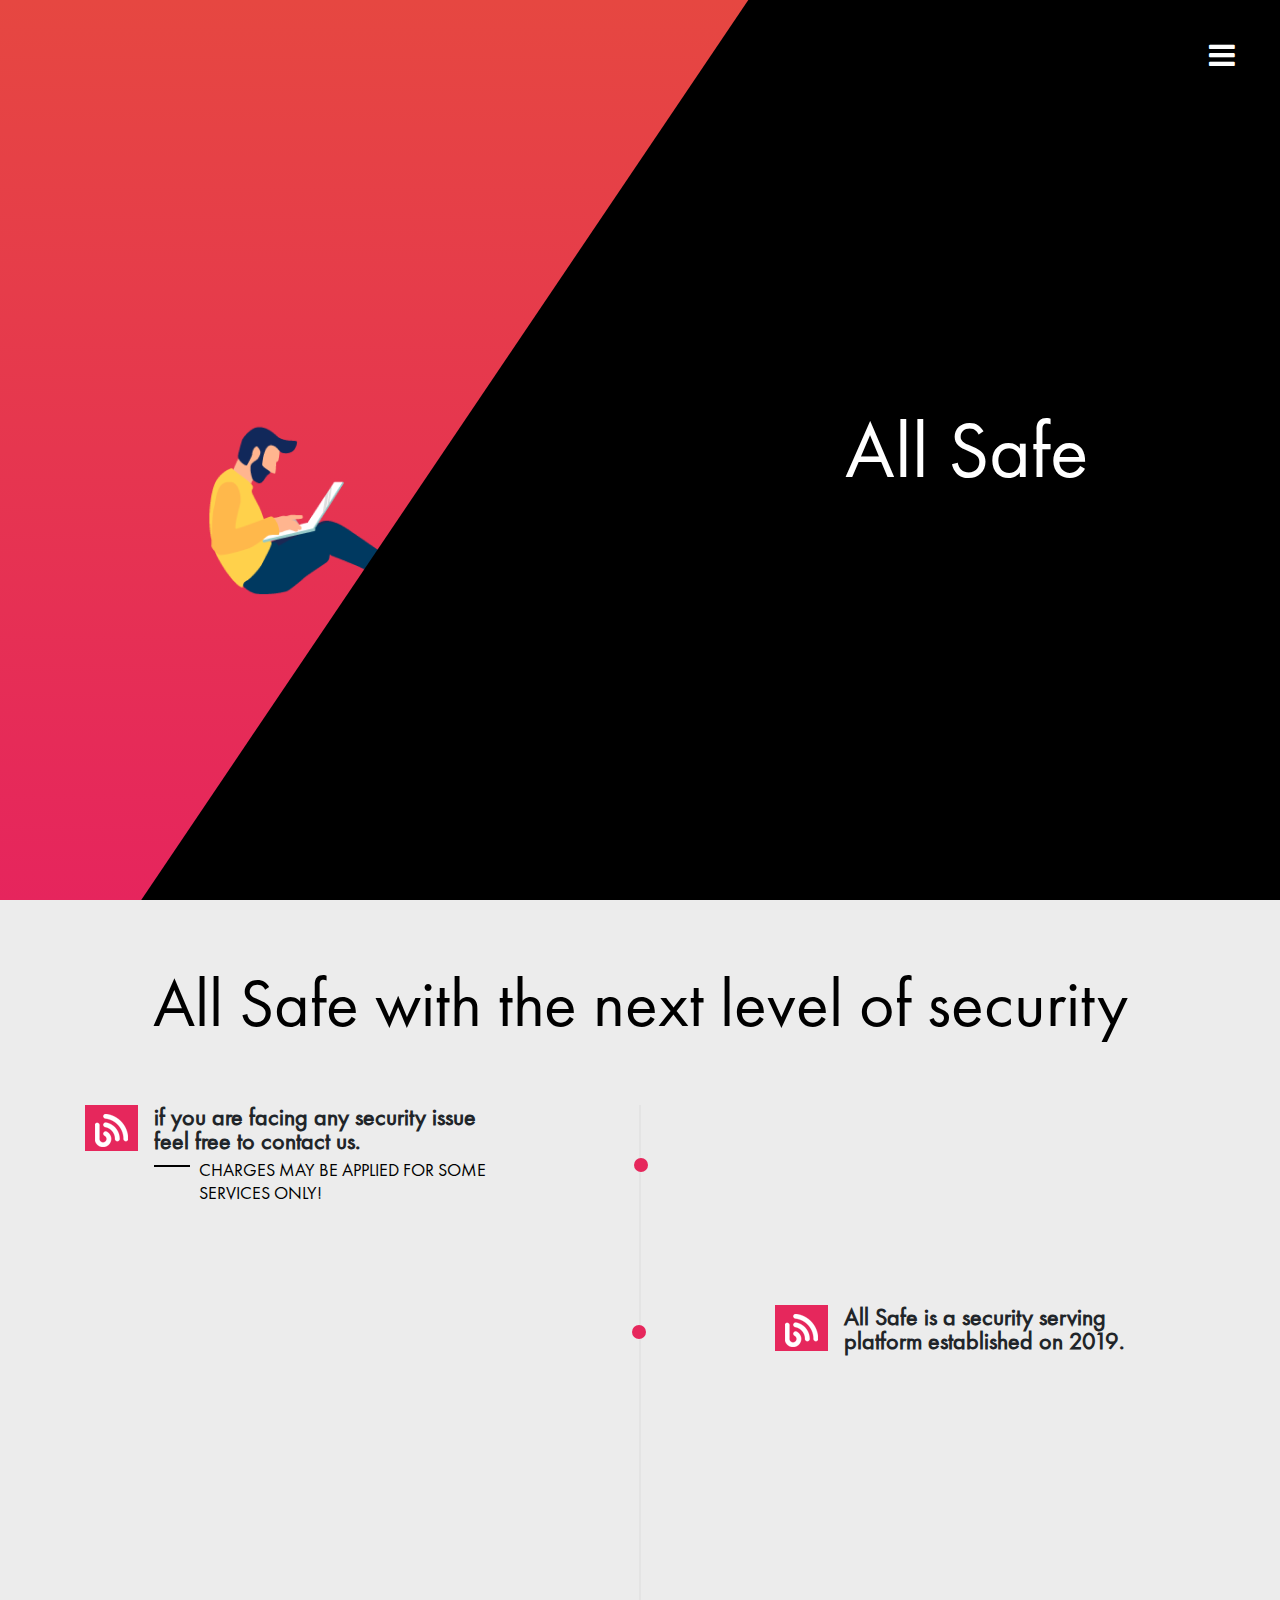
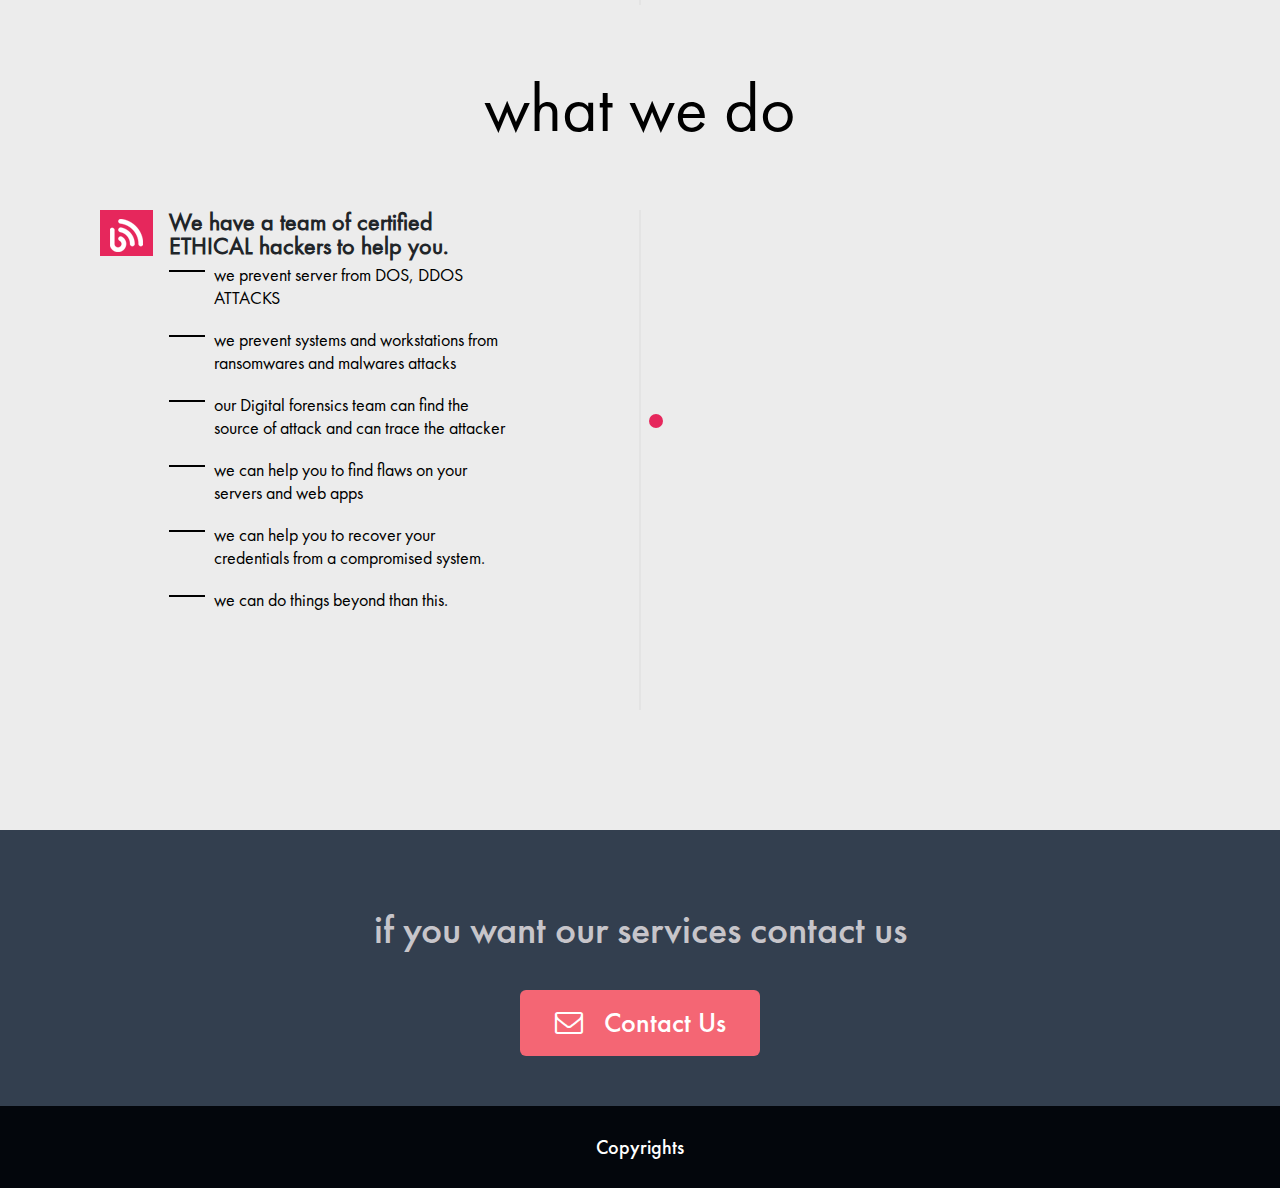
<file: index.html>
<!DOCTYPE html>
<html>
<head>

<title> All Safe</title>
<meta charset="utf-8">
<meta name="viewport" content="width=device-width, initial-scale=1" shrink-to-fit="no">
<meta http-equiv="X-UA-Compatible" content="IE=edge">
<!-- favicons -->
<link rel="apple-touch-icon" sizes="57x57" href="images/ds-logo.png">
<link rel="apple-touch-icon" sizes="60x60" href="images/ds-logo.png">
<link rel="apple-touch-icon" sizes="72x72" href="images/ds-logo.png">
<link rel="apple-touch-icon" sizes="76x76" href="images/ds-logo.png">
<link rel="apple-touch-icon" sizes="114x114" href="images/ds-logo.png">
<link rel="apple-touch-icon" sizes="120x120" href="images/ds-logo.png">
<link rel="apple-touch-icon" sizes="144x144" href="images/ds-logo.png">
<link rel="apple-touch-icon" sizes="152x152" href="images/ds-logo.png">
<link rel="apple-touch-icon" sizes="180x180" href="images/ds-logo.png">
<link rel="icon" type="image/png" sizes="192x192"  href="images/ds-logo.png">
<link rel="icon" type="image/png" sizes="32x32" href="images/ds-logo.png">
<link rel="icon" type="image/png" sizes="96x96" href="images/ds-logo.png">
<link rel="icon" type="image/png" sizes="16x16" href="images/ds-logo.png">
<!-- favicons -->
<link rel="stylesheet" type="text/css" href="https://maxcdn.bootstrapcdn.com/font-awesome/4.7.0/css/font-awesome.min.css">
<link rel="stylesheet" type="text/css" href="css/style.css">
<link rel="stylesheet" type="text/css" href="css/custom-responsive-style.css">
<script type="text/javascript" src="scripts/jquery-3.2.1.min.js"></script>
<script type="text/javascript" src="scripts/plugin-active.js"></script>
</head>
<style>

$color1: #25d9be;

* { 
    margin:0; padding:0; 
}
body { 
    background : $color1; 
    font-size: 20px;
    font-weight: 300;
}

canvas { 
  position : absolute;
  top      : 0;
  right    : 0;
  bottom   : 0;
  left     : 0;
  margin   : auto;
}

.glitch {
  color: white;
  font-size: 40px;
  font-weight: 300;
  width: 173px;
  height: 55px;
  font-family: 'Open Sans', sans-serif;
  position : absolute;
  top      : 0;
  right    : 0;
  bottom   : 0;
  left     : 0;
  margin   : auto;
    transform: translateY(80px);
}

@keyframes noise-anim {
  0% {
    clip: rect(23px, 9999px, 17px, 0);
  }
  5% {
    clip: rect(34px, 9999px, 24px, 0);
  }
  10% {
    clip: rect(34px, 9999px, 9px, 0);
  }
  15.0% {
    clip: rect(20px, 9999px, 22px, 0);
  }
  20% {
    clip: rect(5px, 9999px, 18px, 0);
  }
  25% {
    clip: rect(15px, 9999px, 35px, 0);
  }
  30.0% {
    clip: rect(26px, 9999px, 36px, 0);
  }
  35% {
    clip: rect(26px, 9999px, 33px, 0);
  }
  40% {
    clip: rect(26px, 9999px, 5px, 0);
  }
  45% {
    clip: rect(13px, 9999px, 28px, 0);
  }
  50% {
    clip: rect(29px, 9999px, 38px, 0);
  }
  55.0% {
    clip: rect(30px, 9999px, 13px, 0);
  }
  60.0% {
    clip: rect(7px, 9999px, 36px, 0);
  }
  65% {
    clip: rect(28px, 9999px, 14px, 0);
  }
  70% {
    clip: rect(15px, 9999px, 16px, 0);
  }
  75% {
    clip: rect(8px, 9999px, 8px, 0);
  }
  80% {
    clip: rect(39px, 9999px, 2px, 0);
  }
  85.0% {
    clip: rect(20px, 9999px, 18px, 0);
  }
  90% {
    clip: rect(27px, 9999px, 8px, 0);
  }
  95% {
    clip: rect(33px, 9999px, 14px, 0);
  }
  100% {
    clip: rect(23px, 9999px, 25px, 0);
  }
}
.glitch:after {
  content: attr(data-text);
  position: absolute;
  left: 2px;
  text-shadow: -1px 0 red;
  top: 0;
  color: white;
  background: $color1;
  overflow: hidden;
  clip: rect(0, 900px, 0, 0);
  animation: noise-anim 2s infinite linear alternate-reverse;
}

@keyframes noise-anim-2 {
  0% {
    clip: rect(5px, 9999px, 21px, 0);
  }
  5% {
    clip: rect(38px, 9999px, 11px, 0);
  }
  10% {
    clip: rect(37px, 9999px, 18px, 0);
  }
  15.0% {
    clip: rect(11px, 9999px, 38px, 0);
  }
  20% {
    clip: rect(24px, 9999px, 13px, 0);
  }
  25% {
    clip: rect(37px, 9999px, 25px, 0);
  }
  30.0% {
    clip: rect(28px, 9999px, 40px, 0);
  }
  35% {
    clip: rect(14px, 9999px, 33px, 0);
  }
  40% {
    clip: rect(35px, 9999px, 3px, 0);
  }
  45% {
    clip: rect(23px, 9999px, 19px, 0);
  }
  50% {
    clip: rect(7px, 9999px, 18px, 0);
  }
  55.0% {
    clip: rect(18px, 9999px, 15px, 0);
  }
  60.0% {
    clip: rect(14px, 9999px, 31px, 0);
  }
  65% {
    clip: rect(29px, 9999px, 4px, 0);
  }
  70% {
    clip: rect(12px, 9999px, 2px, 0);
  }
  75% {
    clip: rect(3px, 9999px, 38px, 0);
  }
  80% {
    clip: rect(24px, 9999px, 39px, 0);
  }
  85.0% {
    clip: rect(34px, 9999px, 12px, 0);
  }
  90% {
    clip: rect(15px, 9999px, 11px, 0);
  }
  95% {
    clip: rect(10px, 9999px, 14px, 0);
  }
  100% {
    clip: rect(38px, 9999px, 21px, 0);
  }
}
.glitch:before {
  content: attr(data-text);
  position: absolute;
  left: -2px;
  text-shadow: 1px 0 blue;
  top: 0;
  color: white;
  background: $color1;
  overflow: hidden;
  clip: rect(0, 900px, 0, 0);
  animation: noise-anim-2 3s infinite linear alternate-reverse;
}
</style>
 

<!-- Link to my website -->


  <header>
    <div class="mobile-logo">
    <a href=""><img src="images/ds-logo.png"></a>
  </div>
  <a class="menu-toggle rounded" href="#">
    <i class="fa fa-bars"></i>
  </a>
  <nav id="sidebar-wrapper">
    <ul class="sidebar-nav">
      <li class="sidebar-brand">
        <a class="smooth-scroll" href="#Header"></a>
      </li>
     
      <li class="sidebar-nav-item">
        <a  href="contact.html">contact us</a>
      </li>
     
      
	  
	  <li class="sidebar-nav-item">
        <a  href="https://forms.gle/hZsz9mbBSmRFExo3A">Feedback</a>
      </li>
      
    </ul>
  </nav>
  </header>
<section id="Banner">
  <div class="logo">
    <img src="images/ds-logo.png">
  </div>
  <div class="blacksection">
    <h1>All Safe<br></h1>
	
  </div>
</section>

<section id="OurBlog"> 
  <div class="container">
    <h2>All Safe with the next level of security</h2>
    
    <div class="blog-wrap">
      <div class="each-block clearfix one"> 
        <div class="icon">
          <img src="images/blog-icon.png">
        </div>
        <div class="blog-intro"> 
          <h3>if you are facing any security issue feel free to contact us.</h3>
          <p>CHARGES MAY BE APPLIED FOR SOME SERVICES ONLY!</p>
        </div>
      </div>

      <div class="each-block clearfix two"> 
        <div class="icon">
          <img src="images/blog-icon.png">
        </div>
        <div class="blog-intro"> 
          <h3>All Safe is a security serving platform established on 2019.</h3>
       
        </div>
      </div>
     
</div>
    <div class="container">
    <h2>what we do</h2>
    
    <div class="blog-wrap">
      <div class="each-block clearfix one"> 
        <div class="icon">
          <img src="images/blog-icon.png">
        </div>
        <div class="blog-intro"> 
          <h3>We have a team of certified ETHICAL hackers to help you. </h3>
          <P> we prevent server from DOS, DDOS ATTACKS<P>
		  <P> we prevent systems and workstations from ransomwares and malwares attacks <p>
		  <p> our Digital forensics team can find the source of attack and can trace the attacker<p>
		  <p> we can help you to find flaws on your servers and web apps<p>
		  <p> we can help you to recover your credentials from a compromised system.<p>
		  <p>we can do things beyond than this.</p>
        </div>
      </div>
	  
    </div>
	
	

</section>

<footer id="Contact">
  <div class="container">
  <p>if you want our services contact us</p>
  
   
    <a href="https://forms.gle/xb9STE9GhvS83cNn9" class="email-btn"><span><i class="fa fa-envelope-o" aria-hidden="true"></i> Contact Us</span></a>
    
  </div>
</footer>
 <div class="copyright"><p>Copyrights</p>
</div>
</body>
</html>
</file>
<file: css/custom-responsive-style.css>
/* Medium devices (landscape tablets, 768px and up) */
@media only screen and (max-width: 767px) {
	#Banner .blacksection::before {
		display: none;
	}
	#Banner {
		width: 100%;
	}
	header {
		background: #e64741; /* Old browsers */
		position: fixed;
		width: 100%;
		padding: 20px;
		z-index: 99999;
	}
	header .mobile-logo {
		display: block;
		width: 60px;
	}
	#Banner .logo {
		display: none;
	}
	.mobile-logo img {
		width: 100%;
		height: auto;
	}
	#Banner h1 {
		font-size: 40px;
		right: auto;
		top: 50%;
		transform: translate(-50%,-50%);
		opacity: 1;
		left: 50%;
		text-align: left;
	}
	.mobile-header {
		display: block;
	}
	#Services {
		padding: 30px 0;
	}
	#Services h2 {
	    font-size: 38px;
	    margin-bottom: 30px;
	}
	#Services .each-services img {
		padding-bottom: 10px;
	}
	.each-services {
	    margin-bottom: 40px;
	}
	#OurWork h2, #TestimonialsSlider h2 {
		font-size: 38px;
	}
	#OurWork .grey-box {
		margin-bottom: 30px;
	}
	#OurWork .each-work {
		padding: 0 7px 10px;
		width: 127px;
		height: 120px;
	}
	#OurWork .each-work img {
		width: 100%;
		height: auto;
	}
	#OurBlog h2 {
		font-size: 38px;
	}
	#OurBlog {
	    padding: 60px 0;
	} 
	.each-block {
	    position: static;
	    width: auto;
	    padding: 0 0;
	    margin-bottom: 25px;
	    display: inline-block;
	}
	.blog-wrap {
		margin: 40px 0;
	}
	#TestimonialsSlider {
		padding: 40px 0;
	}
	.testimonials-dtl p {
	    width: auto;
	    padding: 0 20px;
	}
	.testimonials-dtl h5 {
		padding-top: 20px;
	}
	#Footer p {
		font-size: 34px;
	}
	.social-icons li i {
	    font-size: 26px;
	}
	.blog-wrap {
		height: auto;
	}
	#OurBlog .each-block {
		width: 100%;
	}
	#OurBlog .blog-wrap::before, #OurBlog .each-block::before {
		display: none;
	}
	#OurBlog .blog-wrap .blog-intro {
		width: 75%;
	}
	#Testimonials {
		padding-bottom: 30px;
	}
	#Testimonials span {
		font-size: 50px;
	}
	#Testimonials h2 {
		font-size: 40px;
	}
	#Testimonials .title {
		width: 70%;
	}
	#Testimonials .testi-wrapper {
		margin-top: 50px;
	}
	#Testimonials .testi-wrapper .latest-testimonials {
		margin-right: 0;
	}
	#Testimonials .testi-wrapper .each-testi {
		width: 100%;
	}
	#Testimonials .testi-wrapper .old-testimonials {
		margin: 0 0 30px 0;
		height: auto;
	}
	#Testimonials .each-testi .profile {
		position: static;
	}
	.social-icons li {
		margin: 0 8px;
	}
} 

/* Large devices (laptops/desktops, 992px and up) */
@media screen and (min-width: 768px) and (max-width: 991px){
	#Banner {
		width: 100%;
		height: 60vh;
	}
	header {
		background: #e64741; /* Old browsers */
		position: fixed;
		width: 100%;
		padding: 20px;
		z-index: 99999;
	}
	header .mobile-logo {
		display: block;
		width: 60px;
	}
	#Banner .logo {
		display: none;
	}
	.mobile-logo img {
		width: 100%;
		height: auto;
	}
	#Banner h1 {
		right: 16%;
		opacity: 1;
	}
	#OurBlog .each-block::before , #OurBlog .blog-wrap::before {
		display: none;
	}
	#OurBlog .each-block {
		width: 100%;
	}
	#Services {
	   padding: 30px 0; 
	}
	#Services h2 {
		font-size: 40px;
		margin-bottom: 30px;
	}
	#Services .each-services img {
	    width: 58px;
	    padding-bottom: 10px;
	}
	#Services .each-services h3 {
		font-size: 22px;
		min-height: 50px;
	}
	#Services .each-services p {
		font-size: 16px;
	}
	#Banner .blacksection::before {
	    right: 0;
	    transform: rotate(50deg);
	    top: 0;
	}
	#OurWork h2, #TestimonialsSlider h2, #OurBlog h2 {
		font-size: 38px;
	}
	#OurWork .each-work {
		width: 151px;
	}
	.blog-wrap:before {
		content: none;
	}
	#Footer p {
		font-size: 30px;
	}
	.social-icons li i {
		font-size: 36px;
	}
	#Testimonials .testi-wrapper {
		margin-top: 60px;
	}
	#TestimonialsSlider {
		font-size: 40px;
	}
	#Testimonials .testi-wrapper .latest-testimonials {
		margin-right: 0;
		width: 100%;
	}
	#Testimonials .testi-wrapper .old-testimonials {
		width: 46%;
	}
} 

/* Extra large devices (large laptops and desktops, 1200px and up) */
@media screen and (min-width: 992px) and (max-width: 1024px){
	#Banner .blacksection::before {
		width: 1200px;
	}
	#Banner h1 {
		font-size: 60px;
	}
	#OurWork .each-work {
		width: 30.6%;
	}
	#OurBlog .each-block::before {
		right: -53px;
	}
	#OurBlog .each-block.two::before {
		left: -52px;
	}
	#Testimonials .testi-wrapper .each-testi {
		width: 31%;
	}
}
</file>
